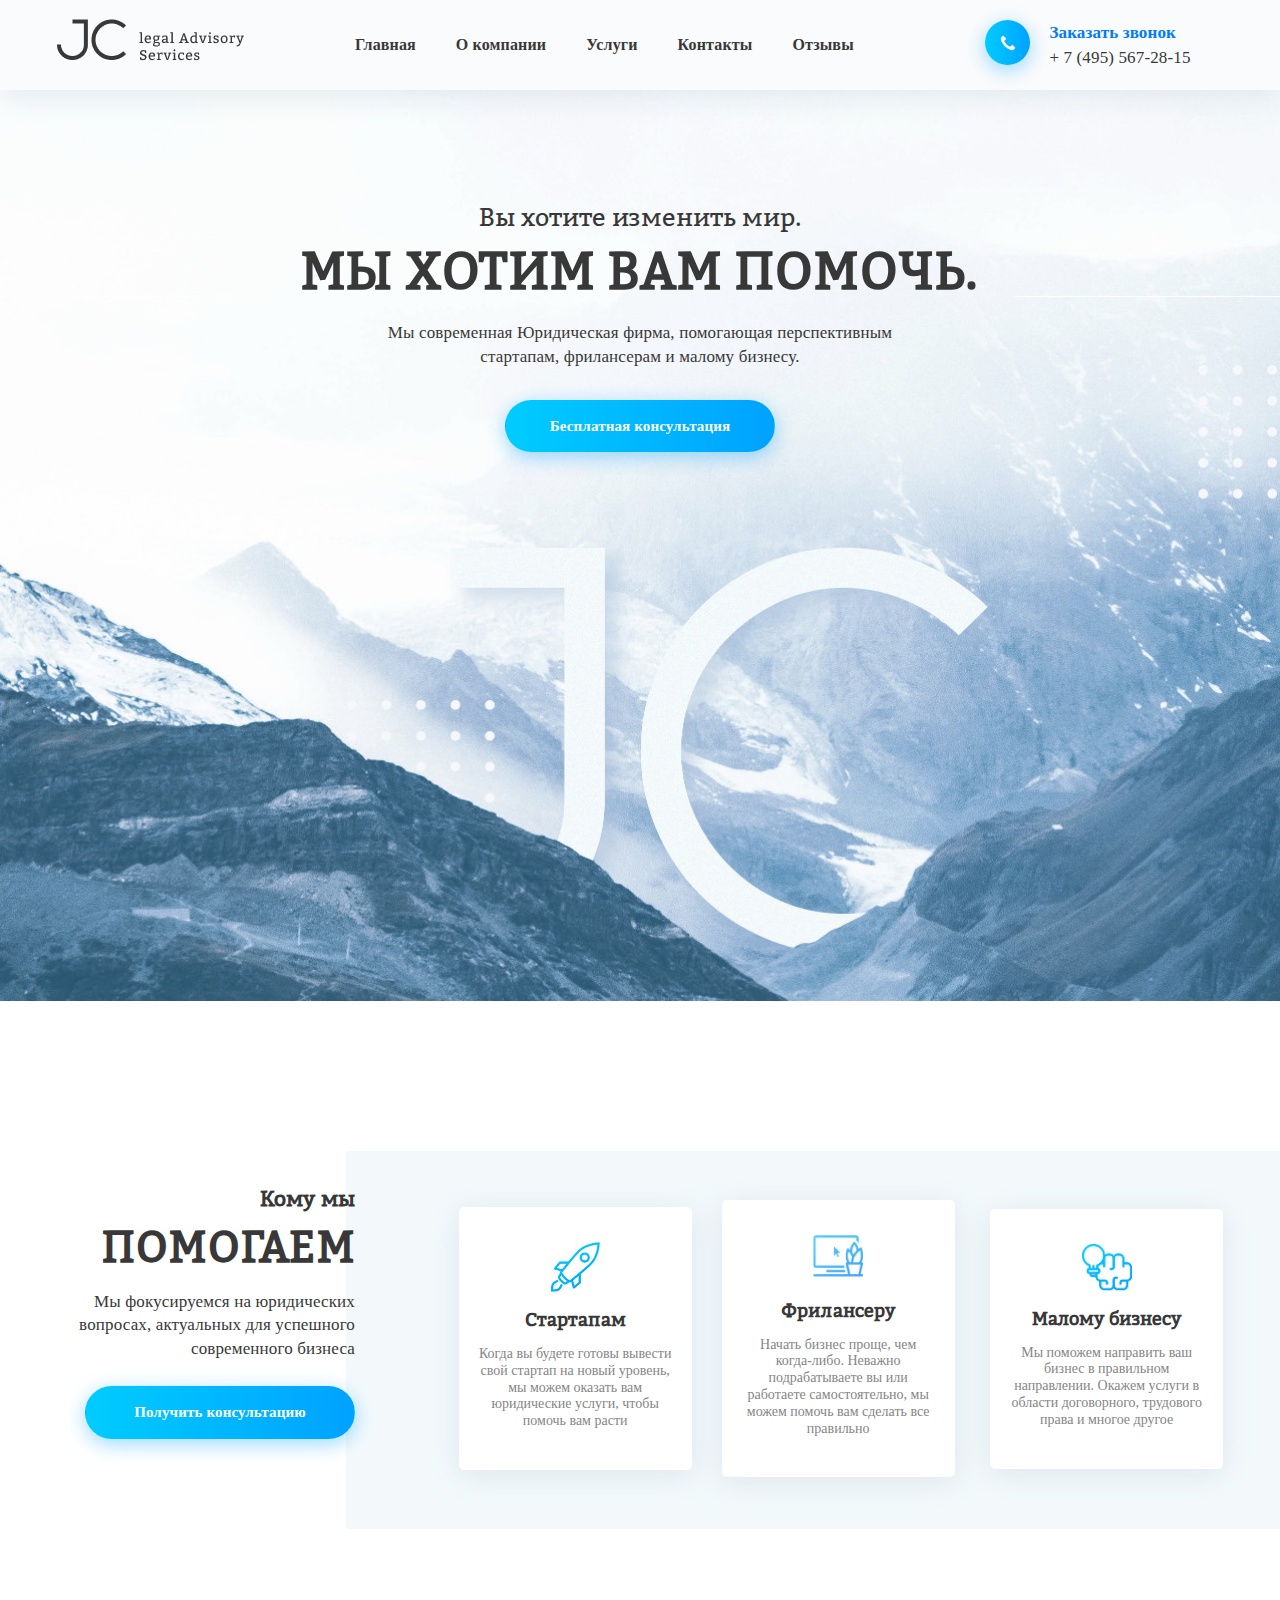
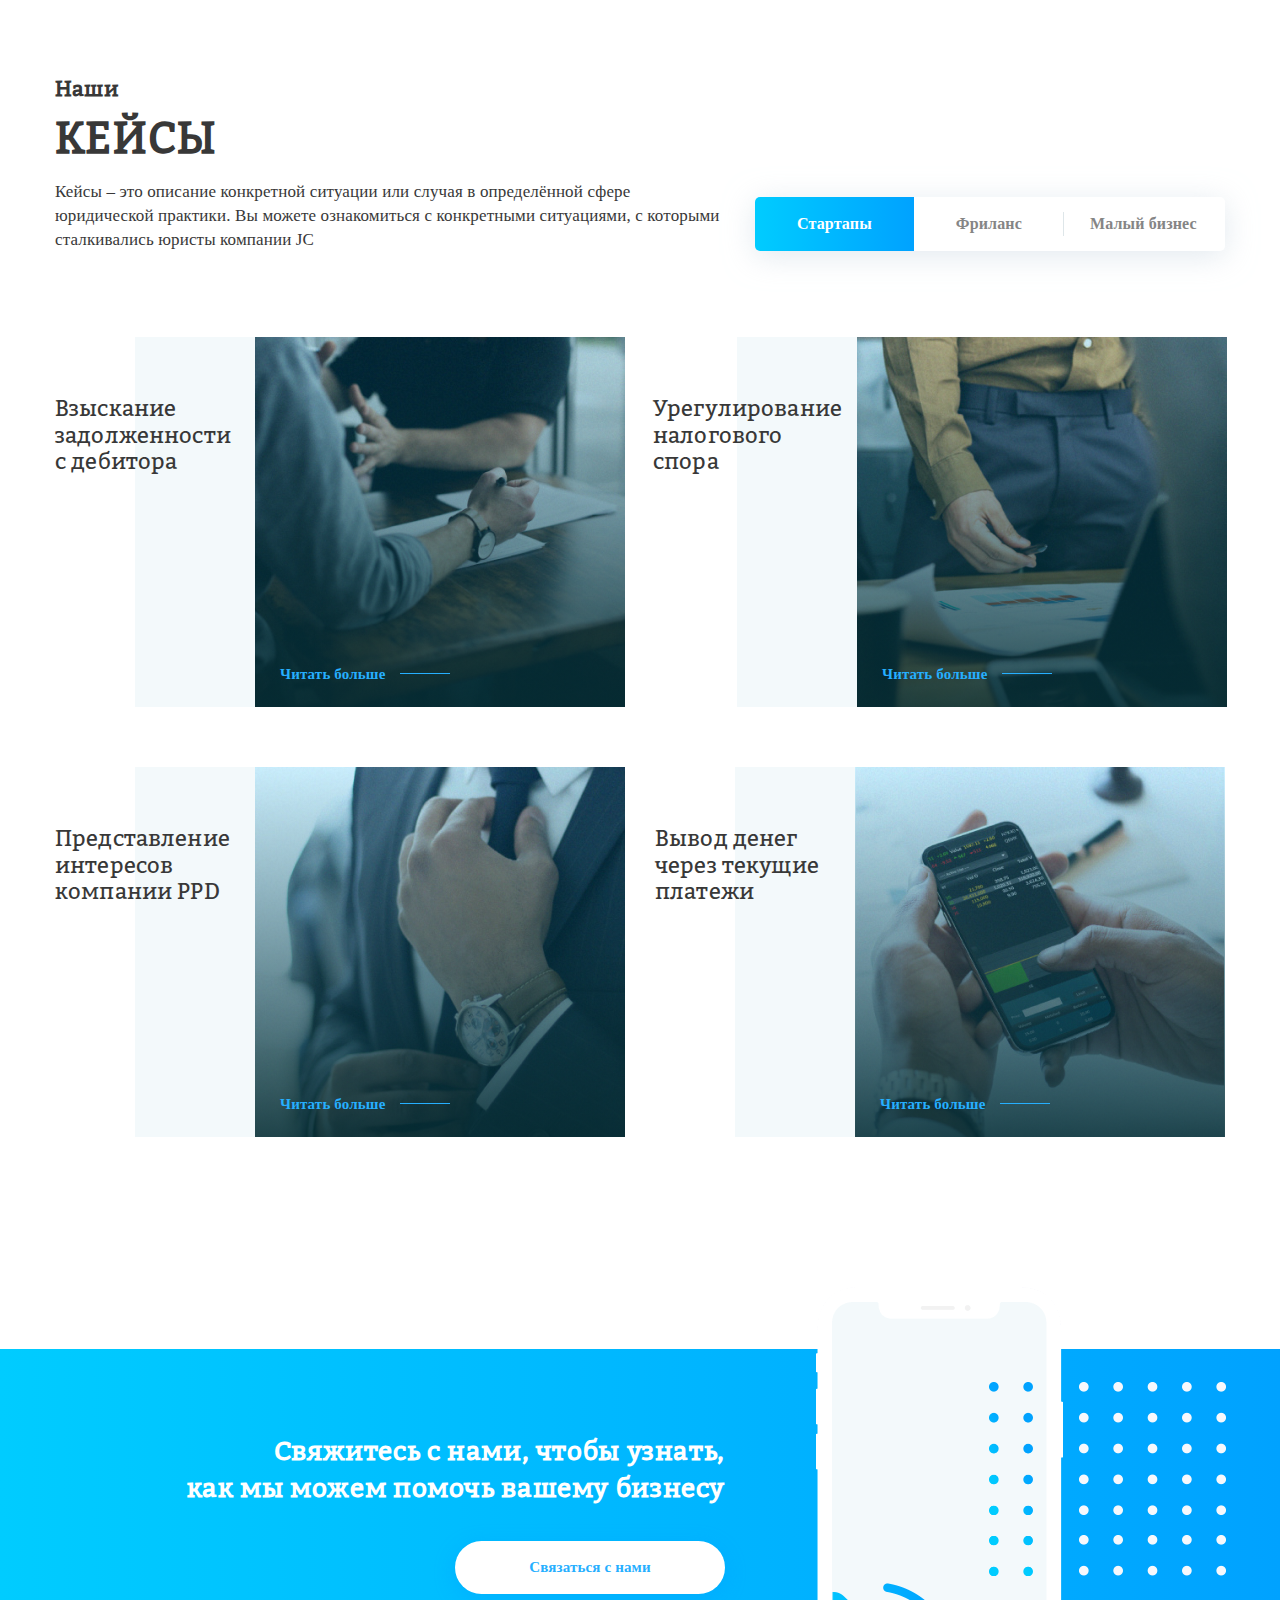
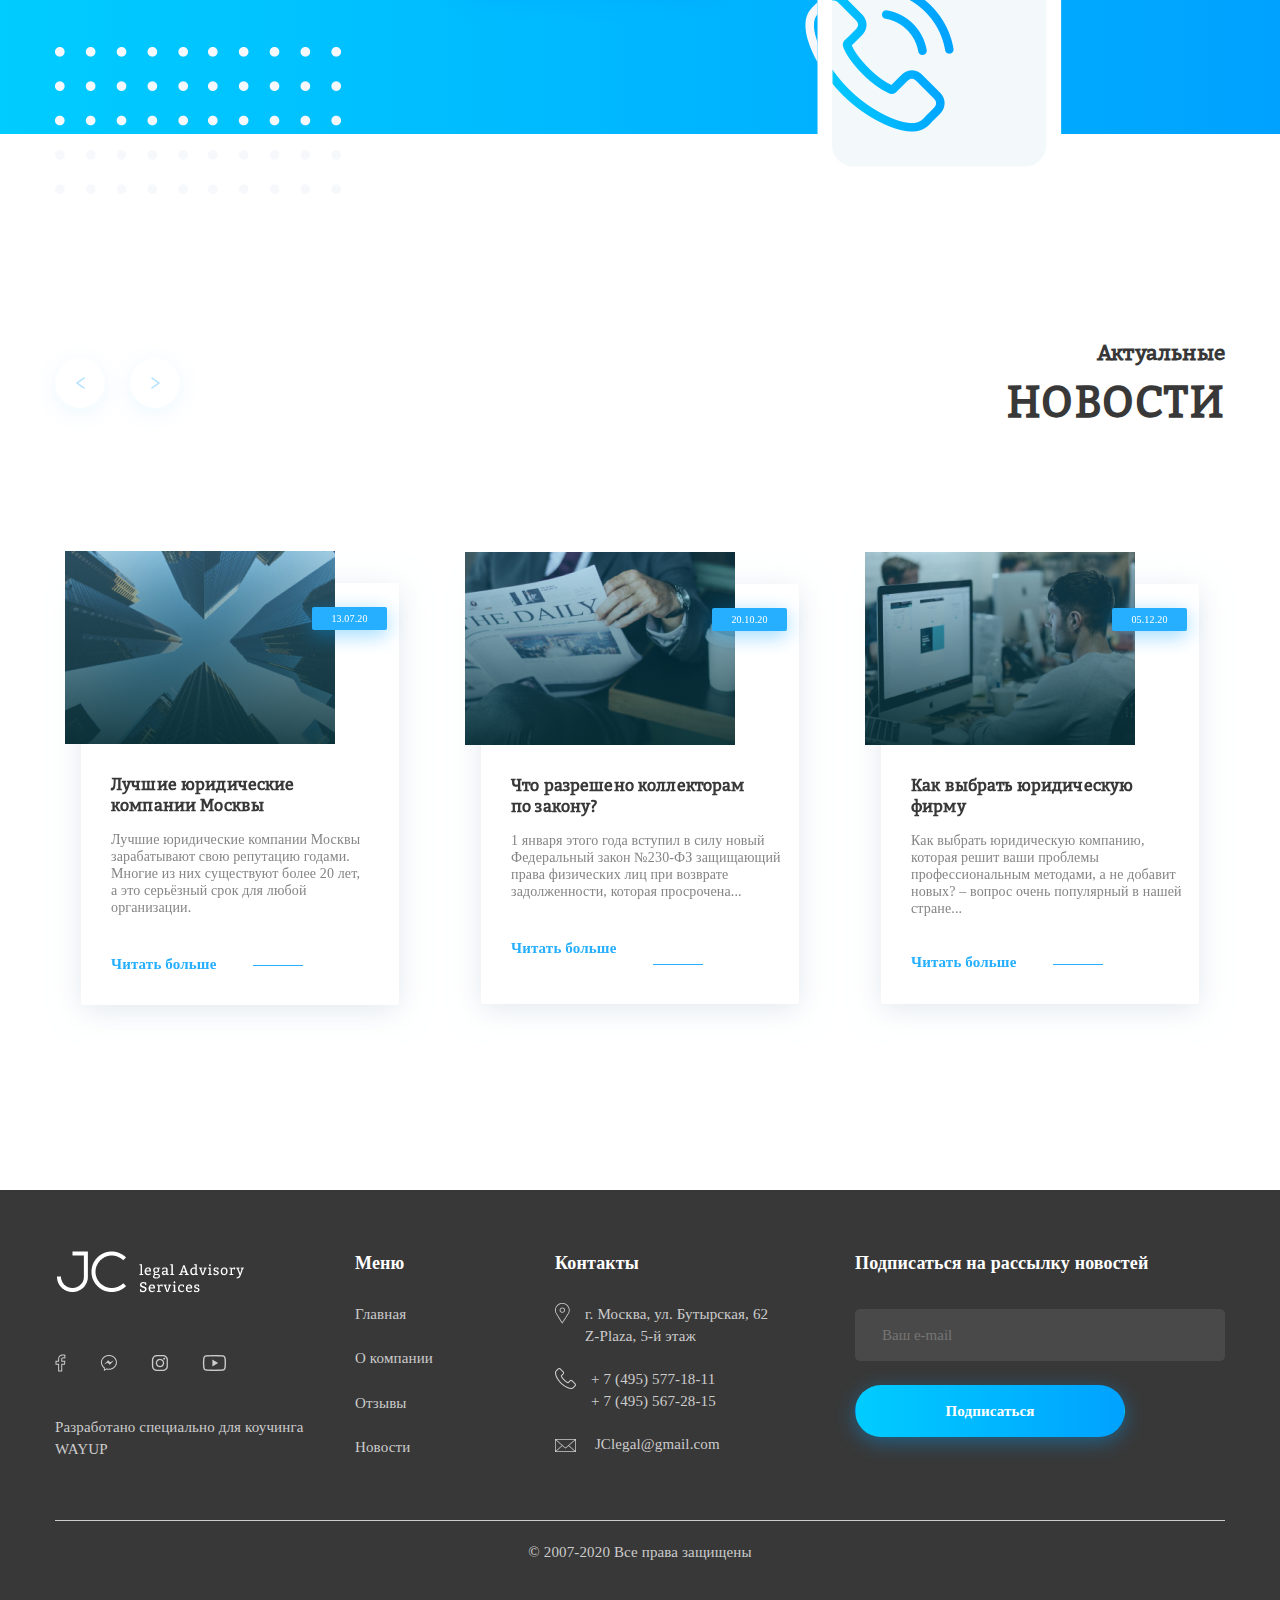
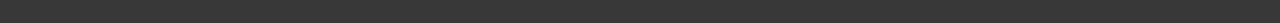
<file: index.html>
<!DOCTYPE html>
<html lang="ru">
<head>
    <meta charset="UTF-8">
    <meta name="viewport" content="width=device-width, initial-scale=1.0">
    <meta http-equiv="X-UA-Compatible" content="ie=edge">
    <title>Legal Advisory Services</title>
    <meta name="description" content="Мы современная Юридическая фирма, помогающая перспективным стартапам, фрилансерам и малому бизнесу.">
	<meta name="keywords" content="юристы Юридическая компания фирма стартап малый бизнес Фриланс фрилансерам бизнесу право защита ">
	<link rel="icon" href="img/JC.png" type="image/x-icon">
    <link rel="shortcut icon" href="img/JC.png" type="image/x-icon">
    <link rel="stylesheet" href="css/fonts.css">
    <link rel="stylesheet" href="css/bootstrap-reboot.min.css">
    <link rel="stylesheet" href="css/bootstrap.min.css">
    <link rel="stylesheet" href="css/swiper.min.css">
   <!-- <link rel="stylesheet" href="css/preloader.css">--> 
    <link rel="stylesheet" href="css/main.css">
</head>
<body>
    <!--<div id="page-preloader">
       
    </div>-->
    <div class="modal">
        <div class="modal__wrap">
            <button class="modal__close">
                X
            </button>
            <h2 class="modal__title">
                Отправьте заявку
            </h2>
            <p class="modal__text">
               И наши специалисты свяжутся с вами ближайшее время для оказания профессиональной помощи!
            </p>
            <form action="#" class="modal__form">
                <div class="form-field">
                  <label for="name">
                        Имя
                    </label>
                    <input type="text" class="modal__input" name="firstName" required>  
                </div>
                <div class="form-field">
                   <label for="tel">
                        Телефон
                    </label>
                    <input type="tel" class="modal__input" name="phoneNumber" required> 
                </div>
                <button type="submit" class="btn modal-btn" id="modal-submit">
                    Отправить
                </button>
            </form>
        </div>
    </div>
    <div class="menu-mobile"> <!--Мобильное меню -->
        <div class="mobile-wrap d-flex flex-column h-100">
            <div class="heading d-flex  justify-content-between">
                <a href="#" class="logo">
                    <img src="img/Логотипьменю.png" alt="Логотип компании">
                </a>
                <button class="close" id="close"> 
                    X
                </button>
            </div>
            <nav>
                <ul class="mobile-list">
                    <li class="mobile-list__item mobile-list__item_active" id="index">
                           Главная
                    </li>
                    <li class="mobile-list__item" id="company">
                            О компании
                    </li>
                    <li class="mobile-list__item">
                             Услуги
                    </li>
                    <li class="mobile-list__item">
                             Контакты
                    </li>
                    <li class="mobile-list__item">
                           Отзывы
                    </li>
                </ul> 
            </nav>
            <div class="phone d-flex phone-mobile mt-auto">
                <div class="phone__icon">
                    <a href="tel:+74955672815">
                        <img src="img/Vector.png" alt="Звонок">
                    </a>
                </div>
                <div class="phone__text">
                    <p class="phone__line">
                    <a href="tel:+74955672815">
                        Заказать звонок
                        </a> 
                    </p>                           
                    <a href="tel:+74955672815" class="phone">
                        + 7 (495) 567-28-15
                    </a>
                </div> 
            </div>
        </div>
    </div> <!--Мобильное меню -->
    <header class="header"> 
        <nav>
            <div class="container">
                 <div class="row align-items-center">
                    <div class="col-lg-3 col-auto">
                        <a href="#" class="logo">
                            <img src="img/logo.png" alt="Логотип компании">
                        </a>
                    </div>
                    <div class="col-lg-6 col-auto d-none d-lg-block">
                         <ul class="menu d-flex align-items-center">
                            <li class="menu__item">
                                  <a href="index.html" class="menu__link">
                                      Главная
                                  </a>
                            </li>
                             <li class="menu__item">
                                 <a href="company.html" class="menu__link">
                                     О компании
                                 </a>
                             </li>
                             <li class="menu__item">
                                 <a href="#" class="menu__link">
                                      Услуги
                                </a>
                               </li>
                              <li class="menu__item">
                                 <a href="#" class="menu__link">
                                     Контакты
                                  </a>
                             </li>
                             <li class="menu__item">
                                 <a href="#" class="menu__link">
                                     Отзывы 
                                 </a>
                             </li>
                        </ul>
                     </div>
                    <div class="col-lg-3 col-auto ml-md-auto d-none d-md-block">
                        <div class="phone d-flex justify-content-center">
                            <div class="phone__icon">
                                  <a href="tel:+74955672815">
                                    <img src="img/Vector.png" alt="Звонок">
                                 </a>
                            </div>
                            <div class="phone__text">
                                <p class="phone__line">
                                   <a href="tel:+74955672815">
                                       Заказать звонок
                                    </a> 
                                </p>                           
                                <a href="tel:+74955672815" class="phone">
                                    + 7 (495) 567-28-15
                                </a>
                           </div> 
                        </div>
                     </div> 
                     <div class="ml-auto ml-md-0  d-block d-lg-none col-auto">
                        <a href="#" class="burger">
                          <img src="img/burger.png" alt="">  
                        </a>
                     </div>
                </div>
            </div>
        </nav>
        <div class="container">
            <div class="offer text-center">    
                <h1 class="offer__title">
                    <span class="offer__headline">
                        Вы хотите изменить мир.
                    </span> 
                        Мы хотим вам помочь.
                </h1>
                <p class="offer__text">
                        Мы современная Юридическая фирма, помогающая перспективным стартапам, фрилансерам и малому бизнесу.
                </p>
                <a href="#" class="offer__btn btn" id="offer__btn">
                        Бесплатная консультация
                </a>
            </div>
        </div>
    </header>
    <section class="help" id="help">
        <div class="container">
            <div class="row">
                <div class=" col-lg-4 col-md-6 text-left text-lg-right  mr-lg-auto">
                    <div class="section-wrap">
                        <h2 class="section-title">
                            <span>Кому мы</span>
                            ПОМОГАЕМ
                        </h2>
                        <p class="section-text">
                                Мы фокусируемся на юридических вопросах, актуальных для успешного современного  бизнеса
                        </p>
                        <a href="#" class="help-btn btn d-none d-lg-inline-block">
                                Получить консультацию
                        </a>
                    </div>
                </div>
                <div class="col-lg-8">
                    <div class="row justify-content-center">
                        <div class="col-xl-4 col-md-6 d-flex  justify-content-center align-items-center ">
                            <div class="cards ml-md-auto">
                                <img src="img/rocket 1.png" alt="Изображение карточки" class="cards__icon ">
                                <h4 class="cards__title">
                                    Стартапам
                                </h4>
                                <p class="cards__text">
                                    Когда вы будете готовы вывести свой стартап на новый уровень, мы можем оказать вам юридические услуги, чтобы помочь&nbsp;вам&nbsp;расти
                                </p>
                            </div>
                        </div>
                        <div class="col-xl-4 col-md-6 d-flex  justify-content-center align-items-center ">
                            <div class="cards mr-md-auto">
                                <img src="img/image 5.png" alt="Изображение карточки" class="cards__icon cards__icon_freelance">
                                <h4 class="cards__title">
                                    Фрилансеру
                                </h4>
                                <p class="cards__text">
                                    Начать бизнес проще, чем когда-либо. Неважно подрабатываете вы или работаете самостоятельно, мы можем помочь вам сделать все правильно
                                </p>
                            </div>
                        </div>
                        <div class="col-xl-4 col-md-6 d-flex  justify-content-center align-items-center">
                            <div class="cards">
                                <img src="img/brain 1.png" alt="Изображение карточки" class="cards__icon">
                                <h4 class="cards__title">
                                    Малому бизнесу
                                </h4>
                                <p class="cards__text">
                                    Мы поможем направить ваш бизнес в правильном направлении. Окажем услуги в области договорного, трудового права и многое другое
                                </p>
                            </div>
                        </div>
                    </div>
                </div>
                <div class="col d-lg-none col d-flex justify-content-center">
                    <a href="#" class="help-btn btn  ">
                            Получить консультацию
                    </a>
                </div>
            </div>
        </div>
    </section>
    <section class="cases" id="cases">
        <div class="container ">
            <div class="row">
                <div class="col-xl-7 ">
                    <h2 class="section-title">
                        <span>Наши</span>
                        Кейсы
                    </h2>
                    <p class="section-text">
                            Кейсы – это описание конкретной ситуации или случая в определённой сфере юридической практики. Вы можете ознакомиться с конкретными ситуациями, с которыми  сталкивались юристы компании JC
                    </p>
                </div>
                <div class="col-xl-5 align-items-end d-flex ml-xl-auto">
                    <ul class="btn-list d-sm-flex">
                        <li class="btn-list__item active-tab">
                             Стартапы 
                        </li>
                        <li class="btn-list__item">
                            Фриланс
                        </li>
                        <li class="btn-list__item">
                            Малый&nbsp;бизнес
                        </li>
                    </ul>
                </div>
            </div>
            <div class="case-wrap">
                <div class="row">
                    <div class="col-lg-6 d-flex justify-content-center">
                        <div class="case">
                            <h3 class="case__title">
                                    Взыскание задолженности с дебитора
                            </h3>
                            <div class="case__item">
                                <img src="img/фото.jpg" alt="Изображение кейса" class="case__img ">
                                <div class="case__overlay">
                                    <a href="#" class="case__text link-more">
                                            Читать больше
                                    </a>
                                </div>
                            </div>
                        </div>
                    </div>
                    <div class="col-lg-6 d-flex justify-content-center">
                        <div class="case">
                                <h3 class="case__title">
                                        Урегулирование налогового спора
                                </h3>
                                <div class="case__item">
                                    <img src="img/фото2.jpg" alt="Изображение кейса" class="case__img ">
                                    <div class="case__overlay">
                                        <a href="#" class="case__text link-more">
                                                Читать больше
                                        </a>
                                </div>
                            </div>
                        </div>
                    </div>
                    <div class="col-lg-6 d-flex justify-content-center">
                            <div class="case">
                                <h3 class="case__title">
                                        Представление интересов компании PPD
                                </h3>
                                <div class="case__item">
                                    <img src="img/фото3.jpg" alt="Изображение кейса" class="case__img ">
                                    <div class="case__overlay">
                                        <a href="#" class="case__text link-more">
                                                Читать больше
                                        </a>
                                    </div>
                                </div>
                            </div>
                        </div>
                        <div class="col-lg-6 d-flex justify-content-center">
                            <div class="case">
                                 <h3 class="case__title">
                                        Вывод денег через текущие платежи
                                </h3>
                                <div class="case__item">
                                     <img src="img/фото4.jpg" alt="Изображение кейса" class="case__img">
                                        <div class="case__overlay">
                                            <a href="#" class="case__text link-more">
                                                    Читать больше
                                            </a>
                                        </div>
                                 </div>
                            </div>
                         </div>
                    </div>
            </div>
        </div>
    </section>
    <section class="connect" id="connect">
        <div class="container ">
            <div class="row">
                <div class="col-lg-7 text-lg-right text-center">
                    <h3 class="connect-title">
                            Свяжитесь с нами, чтобы узнать, <br class="d-none d-md-block">как мы можем помочь вашему бизнесу
                    </h3>
                    <a href="#" class="connect-btn btn">
                            Связаться с нами
                    </a>
                    <div class="dot d-none d-lg-block"></div>
                </div>
                <div class="col-lg-5 d-none d-lg-block ml-auto">
                    <img src="img/phone 1.png" alt="Изображние телефона" class="call">
                </div>
            </div>
        </div>
    </section>
    <section class="news" id="news">
        <div class="container">
            <div class="row">
                <div class=" d-flex  d-block order-last order-sm-first col-12 col-sm-auto ">
                    <div class="swiper-button-prev news-btn">
                            <img src="img/Vector 1.png" alt="">
                    </div>
                    <div class="swiper-button-next news-btn">
                            <img src="img/Vector 2.png" alt="">
                    </div>
                </div>
                <div class="col-auto ml-auto">
                    <h2 class="section-title text-right">
                        <span>
                             Актуальные
                        </span>
                        Новости
                    </h2>
                </div>
            </div>
            <div class="swiper-container">
                <div class="swiper-wrapper">
                        <div class="swiper-slide">
                            <div class="news-block d-flex flex-column ">
                                <div class="news-block__img ">
                                    <img src="img/image 4.jpg" alt="" class="img-fluid">
                                    <div class="news-block__overlay"></div>
                                </div>
                                <span class="news-block__date">
                                    13.07.20
                                </span>
                                <div class="news-block__wrap">
                                    <h5 class="news-block__title">
                                    Лучшие юридические компании Москвы
                                </h5>
                                <p class="news-block__text">
                                    Лучшие юридические компании Москвы зарабатывают свою&nbsp;репутацию годами. Многие из них существуют более 20 лет, а&nbsp;это&nbsp;серьёзный срок для любой организации.
                                </p>
                                <a href="#" class="news-block__link link-more mt-auto">
                                    Читать больше
                                </a>
                                </div>
                                
                            </div>
                        </div>
                        <div class="swiper-slide">
                            <div class="news-block d-flex flex-column">
                                <div class="news-block__img">
                                    <img src="img/image 2.jpg" alt="" class="img-fluid">
                                    <div class="news-block__overlay"></div>
                                </div>
                                <span class="news-block__date">
                                        20.10.20
                                </span>
                                <div class="news-block__wrap">
                                    <h5 class="news-block__title">
                                    Что разрешено коллекторам по закону?
                                </h5>
                                <p class="news-block__text">
                                    1 января этого года вступил в силу новый Федеральный закон №230-ФЗ защищающий права физических лиц при возврате задолженности, которая просрочена...
                                </p>
                                <a href="#" class="news-block__link link-more">
                                    Читать больше
                                </a>
                                </div>
                                
                            </div>
                        </div>
                        <div class="swiper-slide">
                            <div class="news-block d-flex flex-column">
                                <div class="news-block__img">
                                    <img src="img/image 3.jpg" alt="" class="img-fluid">
                                        <div class="news-block__overlay"></div>
                                        </div>
                                <span class="news-block__date">
                                    05.12.20
                                </span> 
                                <div class="news-block__wrap">
                                    <h5 class="news-block__title">
                                        Как выбрать юридическую фирму
                                    </h5>
                                    <p class="news-block__text">
                                        Как выбрать юридическую компанию, которая решит ваши проблемы профессиональным методами, а не добавит новых? – вопрос очень популярный в нашей стране...
                                    </p>
                                    <a href="#" class="news-block__link link-more d-flex align-items-center">
                                        Читать больше
                                    </a>
                                </div>
                         </div>
                 </div>
            </div>
        </div>
    </section>
    <footer class="footer" id="footer">
        <div class="container">
            <div class="row">
                <div class="col-lg-3">
                    <div class="foot-soc d-sm-flex d-lg-block justify-content-between">
                        <a href="#" class="logo">
                            <img src="img/Логотип футер.png" alt="Логотип компании">
                        </a>
                        <ul class="foot-list d-flex align-items-center">
                            <li class="foot-list__item">
                                <a href="https://ru-ru.facebook.com/" target="_blank" class="foot-list__link">
                                    <img src="img/facebook.png" alt="">
                                </a>
                            </li>
                            <li class="foot-list__item">
                                <a href="#" target="_blank" class="foot-list__link">
                                    <img src="img/Union.png" alt="">
                                </a>
                            </li>
                            <li class="foot-list__item">
                                <a href="https://www.instagram.com/accounts/login/?hl=ru" target="_blank" class="foot-list__link">
                                    <img src="img/inst.png" alt="">
                                </a>
                            </li>
                            <li class="foot-list__item">
                                <a href="https://www.youtube.com/" target="_blank" class="foot-list__link">
                                    <img src="img/youtube.png" alt="">
                                </a>
                            </li>
                        </ul> 
                        <p class="d-none d-lg-block">
                                Разработано специально для&nbsp;коучинга WAYUP
                        </p>
                    </div>     
                </div>
                <div class="col-lg-2 col-md-2 col-auto">
                    <nav>
                        <h5 class="foot-title">
                            Меню
                        </h5>
                        <ul class="foot-menu">
                            <li class="foot-menu__item">
                                <a href="index.html">
                                        Главная
                                </a>
                            </li>
                            <li class="foot-menu__item">
                                <a href="company.html">
                                        О компании
                                </a>
                            </li>
                              <li class="foot-menu__item">
                                  <a href="#">
                                        Отзывы
                                 </a>
                             </li>
                            <li class="foot-menu__item">
                                 <a href="#">
                                        Новости
                                 </a>
                            </li>
                        </ul>
                    </nav>
                </div>
                <div class="col-lg-3 col-md-4 offset-md-1 offset-lg-0 col-auto">
                    <div class="foot-wrap">
                       <h5 class="foot-title">
                            Контакты
                        </h5>
                        <ul class="foot-connect">
                            <li class="foot-connect__item d-flex align-items-start">
                                <img src="img/map.png" alt="" class="foot-connect__img">
                                <a href="" class="foot-connect__map">
                                        г. Москва, ул. Бутырская, 62
                                        Z-Plaza, 5-й этаж
                                </a>
                            </li>
                            <li class="foot-connect__item d-flex align-items-start">
                                 <img src="img/phone.png" alt="" class="foot-connect__img ">
                                 <div class="phones ">
                                    <a href="tel:+ 74955771811" class="foot-connect__phone">
                                        + 7 (495) 577-18-11
                                        
                                    </a>
                                    <a href="tel:+74955672815" class="foot-connect__phone">
                                      + 7 (495) 567-28-15
                                     </a>
                                 </div>
                            
                            </li class="foot-connect__item">
                             <li>
                                    <img src="img/mail.png" alt="" class="foot-connect__img">
                                     <a href="mailto:JClegal@gmail.com" class="foot-connect__mail">
                                        JClegal@gmail.com
                                    </a>
                            </li>
                        </ul> 
                    </div>
                </div>
                <div class="col-lg-4">
                    <form action="#" class="form">
                        <h5 class="foot-title">
                            Подписаться на рассылку новостей
                        </h5>
                        <input type="email" name="e-mail" placeholder="Ваш e-mail" class="form-input ">
                        <a href="#" class="foot-btn btn">
                            Подписаться
                        </a>
                    </form>
                </div>
                <div class="col d-lg-none text-center food-text">
                    Разработано специально для коучинга WAYUP
                </div>
                <div class="col-lg-12 text-center">
                    <div class="foot-law">
                       <p>
                            © 2007-2020 Все права защищены
                       </p>
                    </div>
                </div>
            </div>
        </div>
    </footer>
    <script src="js/jquery-3.4.1.min.js"></script>
	<script src="js/bootstrap.min.js"></script>
    <script src="js/jquery.validate.min.js"></script>
    <script src="js/swiper.min.js"></script>
	<script src="js/main.js"></script>
</body>
</html>
</file>
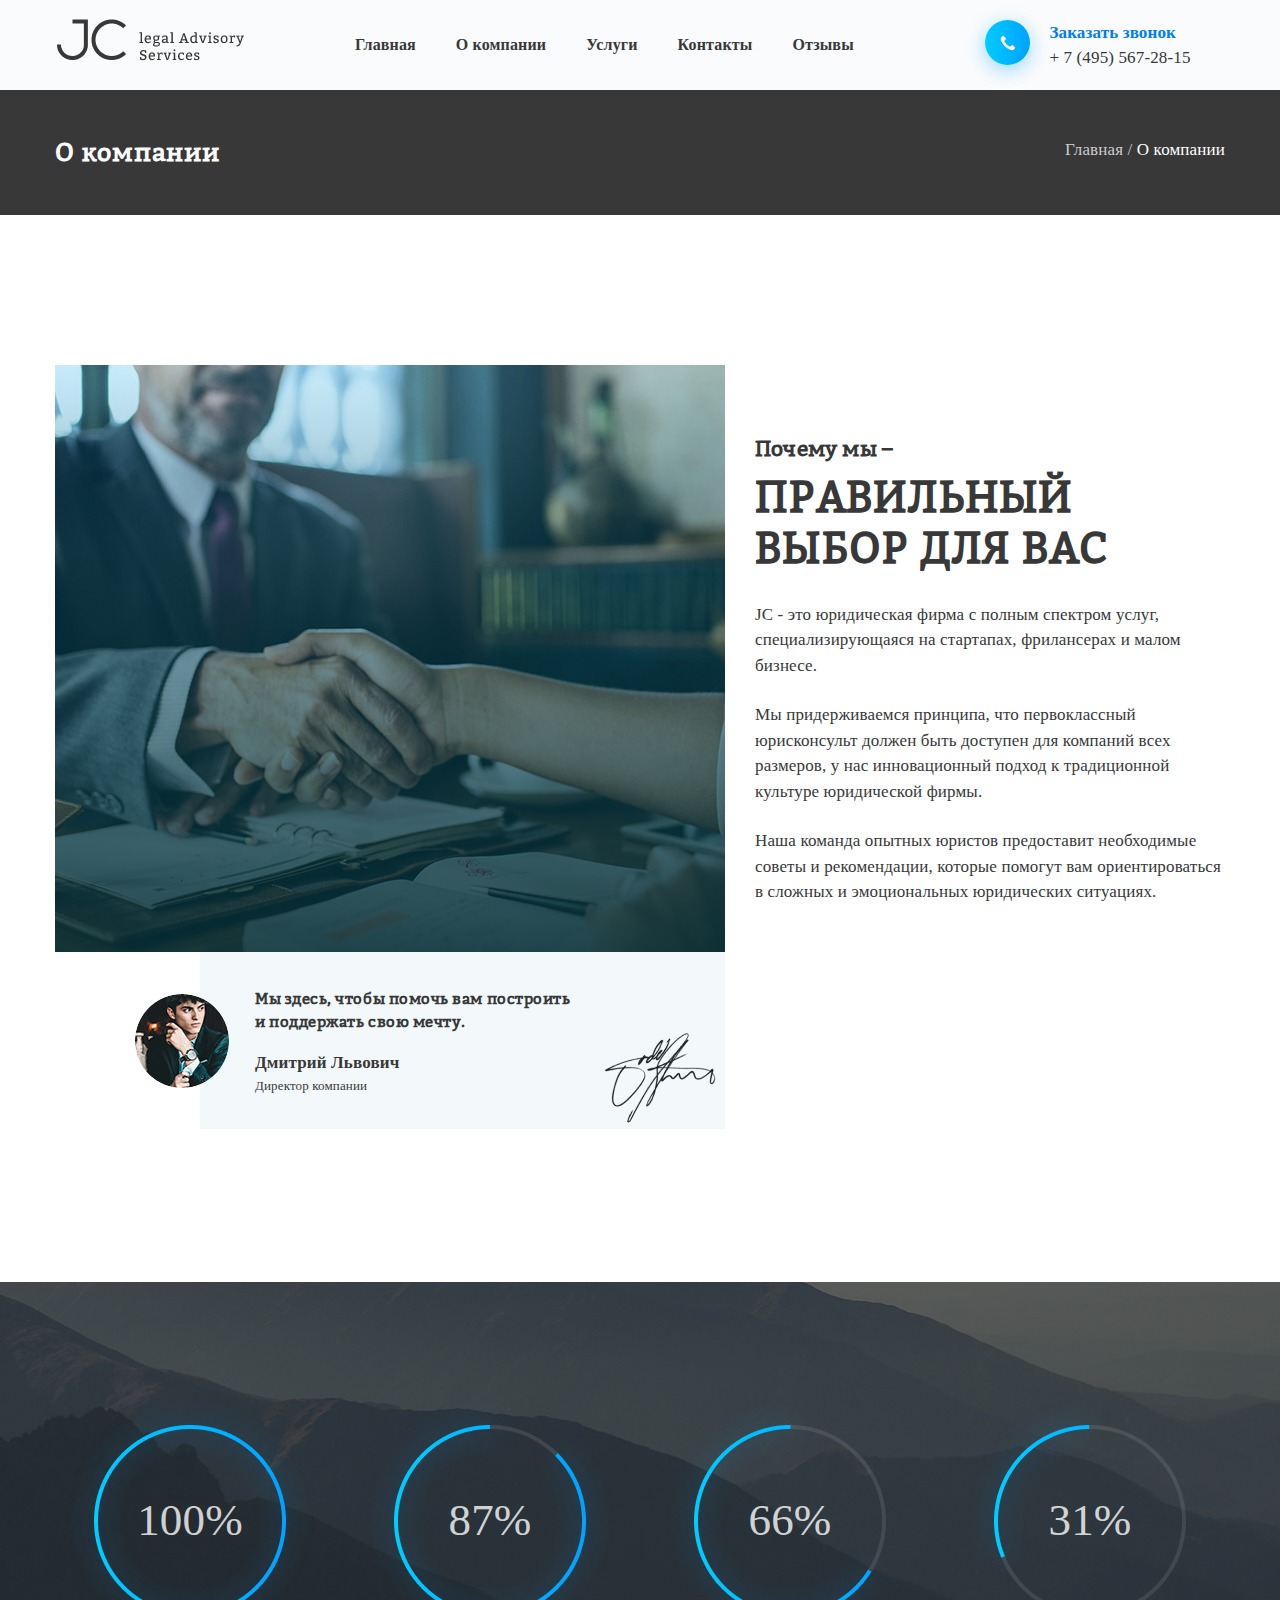
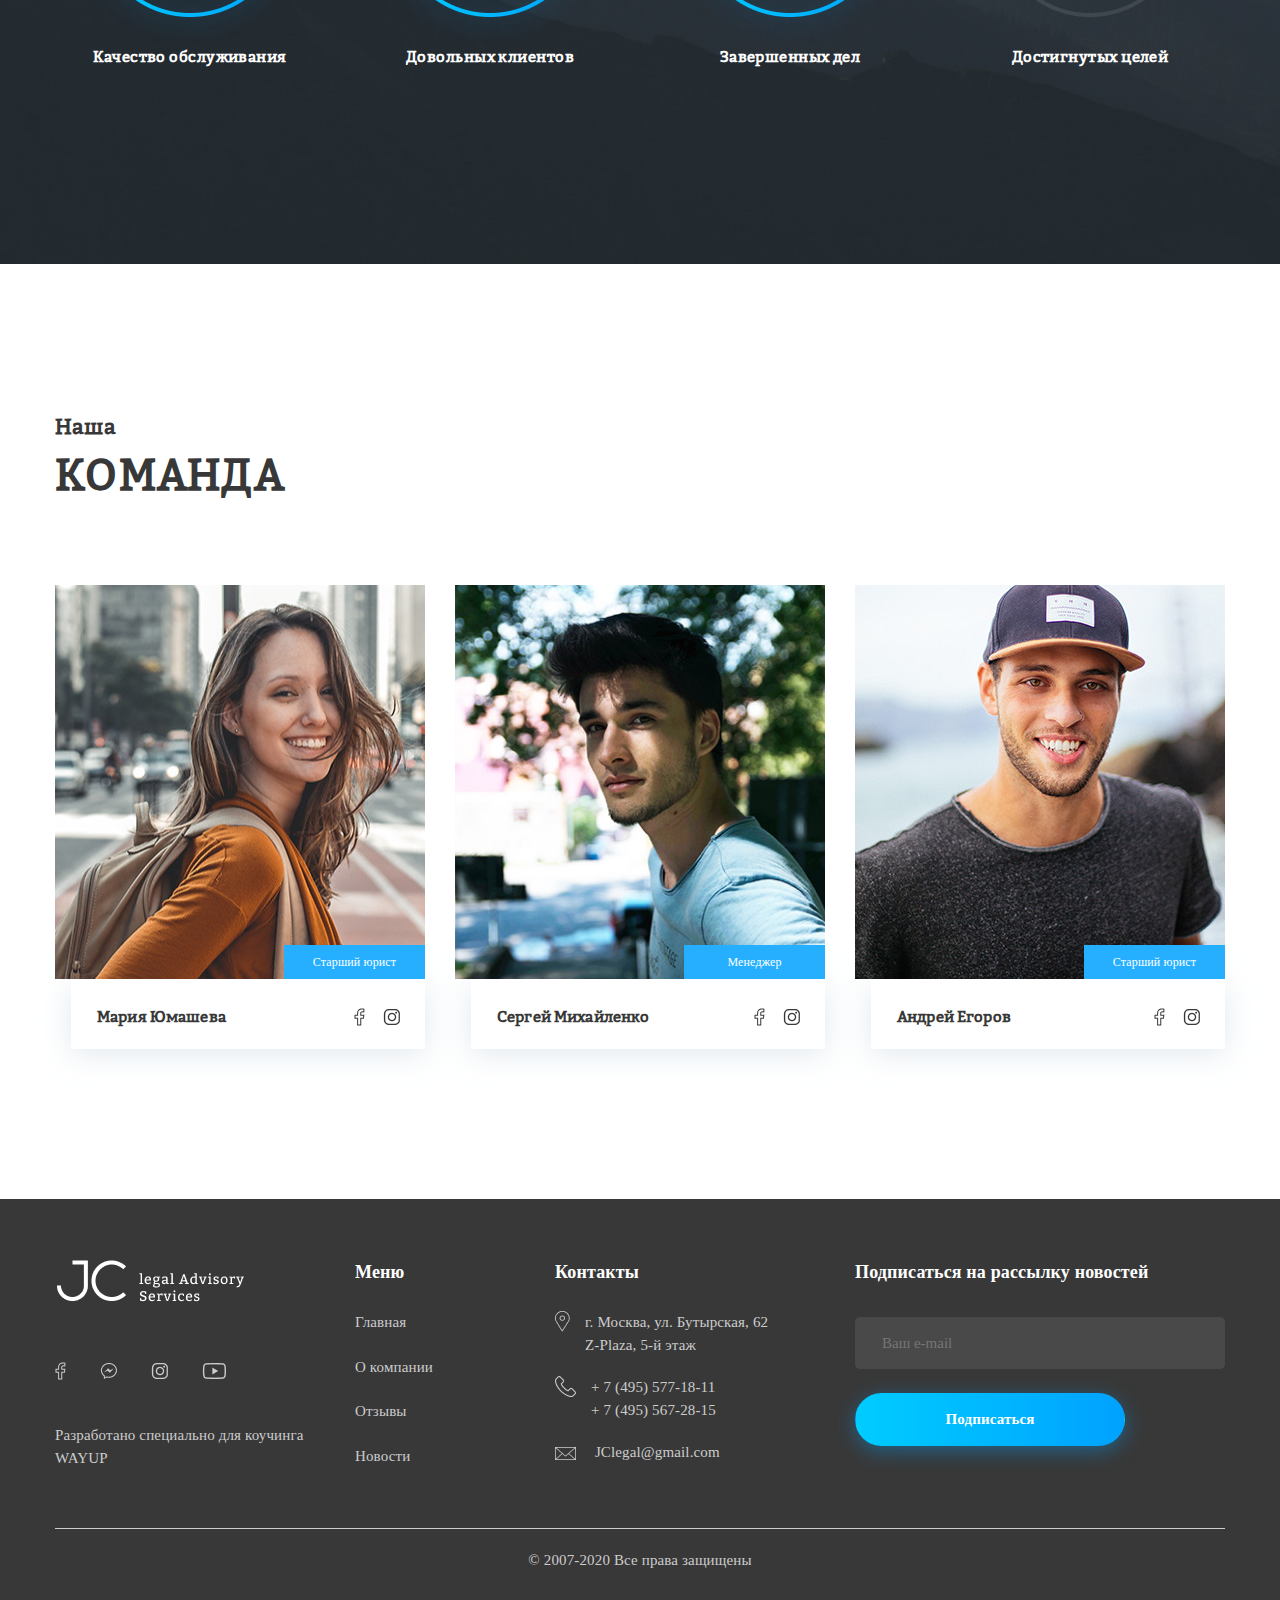
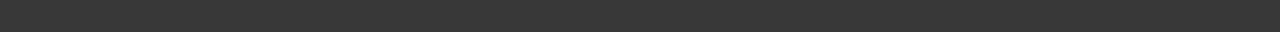
<file: company.html>
<!DOCTYPE html>
<html lang="ru">
<head>
    <meta charset="UTF-8">
    <meta name="viewport" content="width=device-width, initial-scale=1.0">
    <meta http-equiv="X-UA-Compatible" content="ie=edge">
    <title>О компании</title>
    <meta name="description" content="Мы современная Юридическая фирма, помогающая перспективным стартапам, фрилансерам и малому бизнесу.">
	<meta name="keywords" content="юристы Юридическая компания фирма стартап малый бизнес Фриланс фрилансерам бизнесу право защита ">
	<link rel="icon" href="img/JC.png" type="image/x-icon">
    <link rel="shortcut icon" href="img/JC.png" type="image/x-icon">
    <link rel="stylesheet" href="css/fonts.css">
    <link rel="stylesheet" href="css/bootstrap-reboot.min.css">
    <link rel="stylesheet" href="css/bootstrap.min.css">
    <link rel="stylesheet" href="css/main.css">
</head>
<body>
    <div class="modal">
        <div class="modal__wrap">
            <button class="modal__close">
                X
            </button>
            <h2 class="modal__title">
                Отправьте заявку
            </h2>
            <p class="modal__text">
               И наши специалисты свяжутся с вами ближайшее время для оказания профессиональной помощи!
            </p>
            <form action="#" class="modal__form">
                <div class="form-field">
                  <label for="name">
                        Имя
                    </label>
                    <input type="text" class="modal__input" name="firstName" required>  
                </div>
                <div class="form-field">
                   <label for="tel">
                        Телефон
                    </label>
                    <input type="tel" class="modal__input" name="phoneNumber" required> 
                </div>
                <button type="submit" class="btn modal-btn" id="modal-submit">
                    Отправить
                </button>
            </form>
        </div>
    </div>
    <div class="menu-mobile"> <!--Мобильное меню -->
        <div class="mobile-wrap d-flex flex-column h-100">
            <div class="heading d-flex  justify-content-between">
                <a href="#" class="logo">
                    <img src="img/Логотипьменю.png" alt="Логотип компании">
                </a>
                <button class="close" id="close"> 
                    X
                </button>
            </div>
            <nav>
                <ul class="mobile-list">
                    <li class="mobile-list__item mobile-list__item_active" id="index">
                           Главная
                    </li>
                    <li class="mobile-list__item" id="company">
                            О компании
                    </li>
                    <li class="mobile-list__item">
                             Услуги
                    </li>
                    <li class="mobile-list__item">
                             Контакты
                    </li>
                    <li class="mobile-list__item">
                           Отзывы
                    </li>
                </ul> 
            </nav>
            <div class="phone d-flex phone-mobile mt-auto">
                <div class="phone__icon">
                    <a href="tel:+74955672815">
                        <img src="img/Vector.png" alt="Звонок">
                    </a>
                </div>
                <div class="phone__text">
                    <p class="phone__line">
                    <a href="tel:+74955672815">
                        Заказать звонок
                        </a> 
                    </p>                           
                    <a href="tel:+74955672815" class="phone">
                        + 7 (495) 567-28-15
                    </a>
                </div> 
            </div>
        </div>
    </div> <!--Мобильное меню -->
    <header class="header header-innear">
        <nav class="navigation">
            <div class="container">
                 <div class="row align-items-center">
                    <div class="col-lg-3 col-auto">
                        <a href="#" class="logo">
                            <img src="img/logo.png" alt="Логотип компании">
                        </a>
                    </div>
                    <div class="col-lg-6 col-auto d-none d-lg-block">
                         <ul class="menu d-flex  align-items-center ">
                            <li class="menu__item">
                                  <a href="index.html" class="menu__link">
                                      Главная
                                  </a>
                            </li>
                             <li class="menu__item">
                                 <a href="company.html" class="menu__link">
                                     О компании
                                 </a>
                             </li>
                             <li class="menu__item">
                                 <a href="#" class="menu__link">
                                      Услуги
                                </a>
                               </li>
                              <li class="menu__item">
                                 <a href="#" class="menu__link">
                                     Контакты
                                  </a>
                             </li>
                             <li class="menu__item">
                                 <a href="#" class="menu__link">
                                     Отзывы 
                                 </a>
                             </li>
                        </ul>
                     </div>
                    <div class="col-lg-3 col-md-4 col-auto ml-md-auto d-none d-md-block">
                        <div class="phone d-flex justify-content-center">
                            <div class="phone__icon">
                                  <a href="tel:+74955672815">
                                    <img src="img/Vector.png" alt="Звонок">
                                 </a>
                            </div>
                            <div class="phone__text">
                                <p class="phone__line">
                                    <a href="tel:+74955672815">
                                        Заказать звонок
                                    </a> 
                                </p>                           
                                <a href="tel:+74955672815" class="phone">
                                    + 7 (495) 567-28-15
                                </a>
                           </div> 
                        </div>
                     </div> 
                     <!-- Появление кнопки меню и самого меню через js-->
                     <div class=" d-block d-lg-none ml-auto ml-md-0 col-auto ">
                        <a href="#" class="burger">
                            <img src="img/burger.png" alt="">
                        </a>
                     </div>
                </div>
            </div>
        </nav>
       <div class="head">
           <div class="container">
                <div class="row ">
                    <div class=" col-sm-auto">
                        <h1 class="head-title">
                              О компании
                         </h1>
                    </div>
                    <div class="col-sm-auto ml-auto">
                        <div class="head-line">
                            <p>
                               <a href="index.html" class="head-line-link">
                                 Главная /
                             </a>
                             О компании 
                            </p>
                        </div>
                    </div>
                </div>
            </div>
        </div>
    </header>
    <section class="choice">
        <div class="container">
            <div class="row">
                <div class="col-lg-7">
                    <div class="choice-item">
                        <img src="img/image 6.jpg" alt="" class="choice-img img-fluid">
                        <div class="choice-overlay"></div>
                    </div>
                </div>
                <div class="col-lg-5">
                        <div class="choice-article">
                            <h2 class="section-title">
                                <span>Почему мы –</span>
                                ПРАВИЛЬНЫЙ ВЫБОР ДЛЯ ВАС
                            </h2>
                            <div class="choice-text">
                               <p>
                                    JC - это юридическая фирма с полным спектром услуг, специализирующаяся на стартапах, фрилансерах и малом бизнесе.

                                </p>
                                <p>
                                    Мы придерживаемся принципа, что первоклассный юрисконсульт должен быть доступен для компаний всех размеров, у нас инновационный подход к традиционной культуре юридической фирмы.
                                </p>
                                <p>
                                   Наша команда опытных юристов предоставит необходимые советы и рекомендации, которые помогут вам ориентироваться в сложных и эмоциональных юридических ситуациях.
                                </p> 
                            </div>
                        </div>
                    </div>
                    <div class="col-lg-7">
                         <div class="choice-director d-flex align-items-center">
                            <img src="img/director 1.png" alt="" class="director-img">
                            <div class="choice-director__text">
                                <p>
                                        Мы здесь, чтобы помочь вам построить и поддержать свою мечту.
                                </p>
                                <p>
                                        Дмитрий Львович
                                        <span>Директор компании</span> 
                                </p>
                                <img src="img/signature 1.png" alt="" class="signature-img">
                            </div>
                        </div>
                    </div>
            </div>
        </div>
    </section>
    <section class="merits" id="merits">
        <div class="container">
            <div class="row">
                <div class="col-xl-3 col-sm-6">
                    <div class="prog ">
                        <div class="indicator">
                            <img src="img/Индикатор.png" alt="">
                            <span>
                                100%
                            </span>
                        </div>
                        <h5>
                            Качество обслуживания
                        </h5>
                    </div>
                </div>
                 <div class="col-xl-3 order-1 order-sm-0 col-sm-6">
                    <div class="prog">
                        <div class="indicator">
                            <img src="img/Индикатор1.png" alt="">
                            <span>
                                87%
                            </span>
                        </div>
                        <h5>
                            Довольных клиентов
                        </h5>
                    </div>
                </div>
                 <div class="col-xl-3 col-sm-6">
                    <div class="prog ">
                        <div class="indicator">
                            <img src="img/Индикатор2.png" alt="">
                            <span>
                                66%
                            </span>
                        </div>
                        <h5>
                           Завершенных дел 
                        </h5>
                    </div>
                </div>
                 <div class="col-xl-3 order-1 col-sm-6">
                    <div class="prog">
                        <div class="indicator">
                            <img src="img/Индикатор3.png" alt="">
                            <span>
                                31%
                            </span>
                        </div>
                        <h5>
                            Достигнутых целей
                        </h5>
                    </div>
                </div>
            </div>
        </div>
    </section>
    <section class="team" id="team">
        <div class="container">
            <div class="row">
                <div class="col">
                    <h2 class="section-title">
                        <span>Наша</span>
                        Команда
                    </h2>
                </div>
            </div>
            <div class="team-wrap">
               <div class="row justify-content-center">
                    <div class="col-xl-4 col-lg-6">
                        <div class="team-card">
                            <div class="team-card__wrapper">
                            <img src="img/pers2.jpg" alt=""> 
                            <p class="team-card__position">
                                    Старший юрист
                                </p>
                            </div>
                            <div class="team-card__wrap ml-auto justify-content-between">
                                <h5>
                                    Мария Юмашева
                                </h5> 
                                <div class="team-card__soc">
                                    <a href="https://ru-ru.facebook.com/" target="_blank">
                                        <img src="img/facebook2.png" alt="">
                                    </a>
                                    <a href="https://www.instagram.com/?hl=ru" target="_blank">
                                        <img src="img/inst2.png" alt="">
                                    </a>
                                </div>
                            </div>
                        </div>
                    </div>
                    <div class="col-xl-4 col-lg-6">
                        <div class="team-card">
                            <div class="team-card__wrapper">
                                <img src="img/pers3.jpg" alt="">
                                <p class="team-card__position">
                                Менеджер 
                                </p>
                            </div>
                            <div class="team-card__wrap ml-auto justify-content-between">
                                <h5>
                                    Сергей Михайленко
                                </h5>
                                <div class="team-card__soc">
                                    <a href="https://ru-ru.facebook.com/" target="_blank">
                                        <img src="img/facebook2.png" alt="">
                                    </a>
                                    <a href="https://www.instagram.com/?hl=ru" target="_blank">
                                        <img src="img/inst2.png" alt="">
                                    </a>
                                </div> 
                            </div>
                        </div>
                    </div>
                    <div class="col-xl-4 col-lg-6">
                        <div class="team-card">
                            <div class="team-card__wrapper">
                            <img src="img/pers1.jpg" alt="">
                            <p class="team-card__position">
                                Старший юрист 
                                </p> 
                            </div>
                            <div class="team-card__wrap ml-auto justify-content-between">
                                <h5>
                                    Андрей Егоров
                                </h5> 
                                <div class="team-card__soc">
                                    <a href="https://ru-ru.facebook.com/" target="_blank">
                                        <img src="img/facebook2.png" alt="">
                                    </a>
                                    <a href="https://www.instagram.com/?hl=ru" target="_blank">
                                        <img src="img/inst2.png" alt="">
                                    </a>
                                </div>
                            </div>
                        </div>
                    </div>
                </div> 
            </div>
        </div>
    </section>
    <footer class="footer" id="footer">
        <div class="container">
            <div class="row">
                <div class="col-lg-3">
                    <div class="foot-soc d-sm-flex d-lg-block justify-content-between">
                        <a href="#" class="logo">
                            <img src="img/Логотип футер.png" alt="Логотип компании">
                        </a>
                        <ul class="foot-list d-flex align-items-center">
                            <li class="foot-list__item">
                                <a href="https://ru-ru.facebook.com/" target="_blank" class="foot-list__link">
                                    <img src="img/facebook.png" alt="">
                                </a>
                            </li>
                            <li class="foot-list__item">
                                <a href="#" target="_blank" class="foot-list__link">
                                    <img src="img/Union.png" alt="">
                                </a>
                            </li>
                            <li class="foot-list__item">
                                <a href="https://www.instagram.com/accounts/login/?hl=ru" target="_blank" class="foot-list__link">
                                    <img src="img/inst.png" alt="">
                                </a>
                            </li>
                            <li class="foot-list__item">
                                <a href="https://www.youtube.com/" target="_blank" class="foot-list__link">
                                    <img src="img/youtube.png" alt="">
                                </a>
                            </li>
                        </ul> 
                        <p class="d-none d-lg-block">
                                Разработано специально для&nbsp;коучинга WAYUP
                        </p>
                    </div>     
                </div>
                <div class="col-lg-2 col-md-2 col-auto">
                    <nav>
                        <h5 class="foot-title">
                            Меню
                        </h5>
                        <ul class="foot-menu">
                            <li class="foot-menu__item">
                                <a href="index.html">
                                        Главная
                                </a>
                            </li>
                            <li class="foot-menu__item">
                                <a href="company.html">
                                        О компании
                                </a>
                            </li>
                              <li class="foot-menu__item">
                                  <a href="#">
                                        Отзывы
                                 </a>
                             </li>
                            <li class="foot-menu__item">
                                 <a href="#">
                                        Новости
                                 </a>
                            </li>
                        </ul>
                    </nav>
                </div>
                <div class="col-lg-3 col-md-4 offset-md-1 offset-lg-0 col-auto">
                    <div class="foot-wrap">
                       <h5 class="foot-title">
                            Контакты
                        </h5>
                        <ul class="foot-connect">
                            <li class="foot-connect__item d-flex align-items-start">
                                <img src="img/map.png" alt="" class="foot-connect__img">
                                <a href="" class="foot-connect__map">
                                        г. Москва, ул. Бутырская, 62
                                        Z-Plaza, 5-й этаж
                                </a>
                            </li>
                            <li class="foot-connect__item d-flex align-items-start">
                                 <img src="img/phone.png" alt="" class="foot-connect__img ">
                                 <div class="phones ">
                                    <a href="tel:+ 74955771811" class="foot-connect__phone">
                                        + 7 (495) 577-18-11
                                        
                                    </a>
                                    <a href="tel:+74955672815" class="foot-connect__phone">
                                      + 7 (495) 567-28-15
                                     </a>
                                 </div>
                            
                            </li class="foot-connect__item">
                             <li>
                                    <img src="img/mail.png" alt="" class="foot-connect__img">
                                     <a href="mailto:JClegal@gmail.com" class="foot-connect__mail">
                                        JClegal@gmail.com
                                    </a>
                            </li>
                        </ul> 
                    </div>
                </div>
                <div class="col-lg-4">
                    <form action="#" class="form">
                        <h5 class="foot-title">
                            Подписаться на рассылку новостей
                        </h5>
                        <input type="email" name="e-mail" placeholder="Ваш e-mail" class="form-input ">
                        <a href="#" class="foot-btn btn">
                            Подписаться
                        </a>
                    </form>
                </div>
                <div class="col d-lg-none text-center food-text">
                    Разработано специально для коучинга WAYUP
                </div>
                <div class="col-lg-12 text-center">
                    <div class="foot-law">
                       <p>
                            © 2007-2020 Все права защищены
                       </p>
                    </div>
                </div>
            </div>
        </div>
    </footer>
    <script src="js/jquery-3.4.1.min.js"></script>
	<script src="js/bootstrap.min.js"></script>
	<script src="js/jquery.validate.min.js"></script>
	<script src="js/main.js"></script>
</body>
</html>
</file>
<file: css/fonts.css>
@font-face {
   font-family: 'Bitter';
   src: url('../fonts/Bitter-Bold.eot');   
   src: url('../fonts/Bitter-Bold.eot?#iefix') format('embedded-opentype'),
      url('../fonts/Bitter-Bold.woff') format('woff'),
      url('../fonts/Bitter-Bold.ttf') format('truetype'),
      url('../fonts/Bitter-Bold.svg') format('svg');
      
   src: url('../fonts/Bitter-BoldItalic.eot');
   src: url('../fonts/Bitter-BoldItalic.eot?#iefix') format('embedded-opentype'),
      url('../fonts/Bitter-BoldItalic.woff') format('woff'),
      url('../fonts/Bitter-BoldItalic.ttf') format('truetype'),
      url('../fonts/Bitter-BoldItalic.svg') format('svg');
   src: url('../fonts/Bitter-Italic.eot');
   src: url('../fonts/Bitter-Italic.eot#iefix') format('embedded-opentype'),
      url('../fonts/Bitter-Italic.woff') format('woff'),
      url('../fonts/Bitter-Italic.ttf') format('truetype'),
      url('../fonts/Bitter-Italic.svg') format('svg');
   src: url('../fonts/Bitter-Regular.eot');
   src: url('../fonts/Bitter-Regular.eot#iefix') format('embedded-opentype'),
      url('../fonts/Bitter-Regular.woff') format('woff'),
      url('../fonts/Bitter-Regular.ttf') format('truetype'),
      url('../fonts/Bitter-Regular.svg') format('svg');
} 

@font-face {
   font-family: 'GeometricaSans';
   src: url('../fonts/GeometricaSans-Regular.eot');
   src: url('../fonts/GeometricaSans-Regular.eot#iefix') format('embedded-opentype'),
      url('../fonts/GeometricaSans-Regular.woff') format('woff'),
      url('../fonts/GeometricaSans-Regular.ttf') format('truetype'),
      url('../fonts/GeometricaSans-Regular.svg') format('svg');
}

@font-face {
   font-family: 'ProximaNova';
   src: url('../fonts/ProximaNova-Bold.eot');
   src: url('../fonts/ProximaNova-Bold.eot#iefix') format('embedded-opentype'),
      url('../fonts/ProximaNova-Bold.woff') format('woff'),
      url('../fonts/ProximaNova-Bold.ttf') format('truetype'),
      url('../fonts/ProximaNova-Bold.svg') format('svg');
   src: url('../fonts/ProximaNova-Light.eot');
   src: url('../fonts/ProximaNova-Light.eot#iefix') format('embedded-opentype'),
      url('../fonts/ProximaNova-Light.woff') format('woff'),
      url('../fonts/ProximaNova-Light.ttf') format('truetype'),
      url('../fonts/ProximaNova-Light.svg') format('svg');
   src: url('../fonts/ProximaNova-Regular.eot');
   src: url('../fonts/ProximaNova-Regular.eot#iefix') format('embedded-opentype'),
      url('../fonts/ProximaNova-Regular.woff') format('woff'),
      url('../fonts/ProximaNova-Regular.ttf') format('truetype'),
      url('../fonts/ProximaNova-Regular.svg') format('svg');
   src: url('../fonts/ProximaNova-Semibold.eot');
   src: url('../fonts/ProximaNova-Semibold.eot#iefix') format('embedded-opentype'),
      url('../fonts/ProximaNova-Semibold.woff') format('woff'),
      url('../fonts/ProximaNova-Semibold.ttf') format('truetype'),
      url('../fonts/ProximaNova-Semibold.svg') format('svg');
   src: url('../fonts/ProximaNovaT-Thin.eot');
   src: url('../fonts/ProximaNovaT-Thin.eot#iefix') format('embedded-opentype'),
      url('../fonts/ProximaNovaT-Thin.woff') format('woff'),
      url('../fonts/ProximaNovaT-Thin.ttf') format('truetype'),
      url('../fonts/ProximaNovaT-Thin.svg') format('svg');
}
</file>
<file: css/preloader.css>
#page-preloader {
    position: fixed;
    left: 0;
    top: 0;
    right: 0;
    bottom: 0;
    background: #fff;
    z-index: 100500;
}
</file>
<file: css/main.css>
/* ------ Спецификация ------ */

body {
    font-family: Proxima Nova;
    font-style: normal;
    font-weight: normal;
    font-size: 14px;
    color: #858585;
    letter-spacing: 0.01em;
    min-width: 320px;
}

div, p, form, input, a, span, button {
	box-sizing: border-box;
}

p {
	margin: 0;   
}

ul, li {
	display: block;
	padding: 0;
	margin: 0;
}

h1, h2, h3, h4, h5, h6 {
    color: #383838;
    font-family: Bitter;
    font-weight: bold;
}

.section-title {
    letter-spacing: 0.03em;
    font-size: 42px;
    margin-bottom: 18px;
    text-transform: uppercase;
}

.section-title span {
    font-size: 21px;
    font-style: normal;
    text-transform: none;
    margin-bottom:10px;
    display: block;
    letter-spacing: 0.01em;
}

.section-text {
    font-size: 17px;
    line-height: 140%;
    color: #383838;
}

a, a:hover, a:active {
	text-decoration: none;
}

a, button, input, .case__overlay, .news-block__overlay, .phone__icon:hover {
	transition: all 0.5s ease;
}

input, input:hover, input:focus, input:active,
button, button:hover, button:focus, button:active

 {
	outline: none;
}

.btn {
    font-size: 15px;
    background: linear-gradient(90deg, #00CCFF 0%, #00A2FF 100%);
    box-shadow: 0px 5px 20px rgba(0, 163, 255, 0.4);
    border-radius: 30px;
    font-weight: bold;
    color: #FFFFFF;
    padding: 14px 10px;
    width: 270px;
}

.btn:hover {
    box-shadow: 0px 5px 7px rgba(0, 163, 255, 0.4); 
}

.btn:active {
    box-shadow: none;
}


/* ------ Мобильное меню ------ */

.menu-mobile {
    height: 100vh;
    position: fixed;
    top: 0;
  right: 0;
    width: 100%;
    display: none;
    z-index:3;
    background: rgba(0, 0, 0, 0.3);
}

.mobile-wrap {
    position: absolute;
    right: 0;
    top: 0;
   background: #fff;
   padding: 40px 0;
   width: 281px; 
   
}

.heading {
    padding-left: 20px;
    padding-right: 30px;
}

.close {
    color: #858585;
    font-weight: 600;
    font-size: 26px;
}

.mobile-list {
    padding-top: 58px;
}


.mobile-list__item {
     padding: 15px 0 15px 20px;
     position: relative;
     font-weight: 600;
    font-size: 16px;
    line-height: 150%;
     color: #858585;
}



.mobile-list__item:hover {
    color: #00A2FF;
}

.mobile-list__item:not(:last-child):after {
    content: '';
    display: block;
    height: 1px;
    background: #DEE6E9;
    width: 75px;
    position: absolute;
   bottom: 0;
   
}

.mobile-list__item_active  {
    background: linear-gradient(90deg, #00CCFF 0%, #00A2FF 100%);
    color: #fff;

}
    
li.mobile-list__item_active:hover {
    color: #fff;
}

.phone-mobile {
    margin-left: 20px;
}

li.mobile-list__item_active:after {
    opacity: 0;
}

/* ------ Первый экран ------ */

.header {
    padding-bottom: 549px;
    background: url(../img/image\ 1.jpg) no-repeat top/ cover;
}

.header nav {
    padding:15px 0;
    background: #FAFBFC;  
    box-shadow: 0px 5px 30px rgba(206, 218, 228, 0.6);
    margin-bottom: 112px;
    z-index: 2;
}

.active-head {
	position: fixed;
    width: 100%;
    z-index: 1;
    margin-bottom: 0;
}

.menu {
    margin-left: -20px;
}

.menu__link {
    font-size: 16px;
    color: #383838;
    font-weight: 600;
    padding:  0 20px 34px;
}

.menu li:last-child a {
	padding-right: 0;
}

.menu a:hover {
    border-bottom: 1px solid #26AFFF;
}

.phone {
    font-size: 17px;
    color: #383838;
    padding-right: 2px;
}

.phone__icon {
    margin-right: 19px;
    color: #fff;
    width: 45px;
    height: 45px;
    border-radius: 50%;
    background: linear-gradient(90deg, #00CCFF 0%, #00A2FF 100%);
    box-shadow: 0px 5px 20px rgba(0, 163, 255, 0.4);
    display: flex;
    justify-content: center;
    align-items: center;
}


.phone__icon:hover {
    color: #fff;
    background: #000;
}

.phone__line {
    font-weight: bold;
    color: #26AFFF;
    font-size: 17px;
}

.offer {
    
    color: #383838;
}

.offer__title{
    letter-spacing: 0.028em;
    font-size: 50px;
    text-transform: uppercase;
}

.offer__headline { 
    margin-bottom:8px ;
    font-family: Bitter;
    font-style: normal;
    font-weight: normal;
    font-size: 25px;
    text-transform: none;
    display: block;
    letter-spacing: 0;
}

.offer__text {
    font-size: 17px;
    line-height: 140%;
    max-width: 570px;
    margin: 21px auto 31px;
}




/* ------ Второй экран ------ */

.help {
    padding-top: 185px;
    position: relative;
    padding-bottom: 177px;
}

.help:before {
    background: #F3F9FB;
    content: '';
    position: absolute;
    width:73%;
    height: 378px;
    right: 0;
    top: 150px;
}


.help-btn {
    margin-top:25px ;
  
    /*position: absolute;
    bottom: 0;
    left: 50%;
    transform: translateX(50%);*/
}

.section-wrap {
    max-width: 300px;
}

.cards {
    text-align: center;
    padding:35px 20px 40px;
    background: #FFFFFF;
    box-shadow: 0px 5px 30px rgba(206, 218, 228, 0.6);
    border-radius: 5px;
    max-width: 233px;
    margin-top: 14px;
}



.cards__icon{
    margin-bottom: 17px;
}

.cards__icon_freelance {
    margin-bottom: 23px;
}

.cards__title {
    font-weight: bold;
    font-size: 18px;
    margin-bottom: 15px;
}

.cards__text {
    line-height: 120%;
    margin: 0 auto;
    letter-spacing: 0;
    max-width: 223px;
}

/* ------ Третий экран ------ */

.cases {
    padding-bottom: 152px;
    padding-top: 22px;
}


.btn-list {
    box-shadow: 0px 5px 30px rgba(206, 218, 228, 0.6);
    border-radius: 5px;
    background: #FFFFFF;
    overflow: hidden;
    max-width: 470px;
    width: 100%;
}

.btn-list__item{
    font-weight: 600;
    font-size: 16px;
    color: #858585;
   padding: 15px 42px;
   position: relative;
   /*border-right: 1px solid #DEE6E9;;*/
}

.btn-list__item:not(:last-child):after {
    content: '';
    display: block;
    background: #DEE6E9 ;
    width: 1px;
    height: 24px;
    position: absolute;
    top: 15px;
    right: 0;
}

.btn-list__item:last-child {
    padding: 15px 26px;
}

.btn-list__item:hover {
    color: #00A2FF;
}

.active-tab {
    color: #FFFFFF;
    background: linear-gradient(90deg, #00CCFF 0%, #00A2FF 100%);
}

li.active-tab:hover {
    color: #fff;
}

li.btn-list__item.active-tab:after {
    opacity: 0;
}

.case-wrap {
    margin-top: 86px;
}

.case {
    display: flex;
    margin-bottom: 60px;
   position: relative;
}


.case__item {
    position: relative;
   
}

.case__item:before {
    position: absolute;
    content: '';
    background: #F3F9FB;
    width: 290px;
    height: 100%;
    left: -120px;
    z-index: -1;
}

.case__title {
    position: relative;
    font-weight: normal;
    font-size: 22px;
    margin-right: 15px;
    max-width: 192px;
    margin-top:58px ;
   
}



.case__img {
    display: block;
    width: 370px;
    height: 370px;
    object-fit: cover;
}

.case__overlay {
    position: absolute;
    background: linear-gradient(1.19deg, #062B31 -15.8%, rgba(6, 43, 49, 0) 99.03%), rgba(0, 181, 255, 0.2);
    top: 0;
    left: 0;
    width: 100%;
    height: 100%;
    display: flex;
}

.link-more {
    color: #26AFFF;
    font-weight: 600;
    font-size: 15px;
    margin-top: auto;
    line-height: 15px;
}

.case__text {
    position: relative;
    margin: auto 0 25px 25px;
}

.case__text:after {
    left: 120px;
    bottom: 8px;
}

.link-more:after {
    position: absolute;
    content: '';
    width: 50px;
    height: 1px;
    background: #26AFFF;  
}

/* ------ Четвертый экран ------ */

.connect {
    position: relative;
    height: 385px;
    background: linear-gradient(90deg, #00CCFF 0%, #00A2FF 100%);
}


.connect-title {
    color: #fff;
    font-size: 26px;
    line-height: 140%;
    margin-bottom: 35px;
    margin-top: 84px;
    letter-spacing: 0.024em;
}

.connect-btn {
    background: #fff;
    color: #26AFFF;
}

.call{
    position: absolute;
   top:-62px;
   width: 421px;
   height: 495px;
   margin-left: 50px;
}

.dot {
    margin-top: 53px;
    background: url(../img/decor\ 1.png) no-repeat;
    width: 286px;
    height: 174px;
}

/* ------ Пятый экран ------ */

.news {
    padding-top: 206px;
    padding-bottom:146px ;
}


.swiper-container {
    margin-top: 100px;
    margin-left: -15px;
    margin-right: -15px;
    width: unset;
    height:500px;
}

.swiper-slide {
    padding: 0 15px;
    display: flex;
    justify-content: center;
    align-items: center;

}

.swiper-button-next, .swiper-button-prev {
    position: static;
    z-index: 0;
}

.swiper-button-next:after, .swiper-button-prev:after {
    display: none;
}

.news-btn {
    margin-top: 18px;
    margin-right: 25px;
    border-radius: 50%;
    width: 50px;
    height: 50px;
    display: flex;
    outline: none;
    align-items: center;
    justify-content: center;
    background: #FFFFFF;
    box-shadow: 0px 5px 20px rgba(0, 163, 255, 0.2);
}

.news-btn:hover {
    box-shadow: 0px 5px 20px rgba(0, 163, 255, 0.4);
}

.news-btn:last-child  {
    margin-right: 0;    
}

.news-block {
    min-height: 420px;
    padding: 24px 12px 30px 30px;
    position: relative;
    max-width: 354px;
    border-radius: 2px;
    background: #FFFFFF;
    box-shadow: 0px 5px 30px rgba(206, 218, 228, 0.6);
}


.news-block__title {
    margin-bottom: 15px;
    font-size: 16px;
    line-height: 130%;
    max-width: 254px;
}

.news-block__img {
    position: absolute;
    max-width:270px ;
    height: 193px;
    left: -16px;
    top: -32px;
}

.news-block  img {
    display: block;
    object-fit: cover;
    width: 100%;
    height: 100%;
}

.news-block__overlay {
    position: absolute;
    background: linear-gradient(0.85deg, #062B31 -15.8%, rgba(6, 43, 49, 0) 99.03%), rgba(0, 181, 255, 0.2);
    top: 0;
    left: 0;
    width: 100%;
    height: 100%;
    
}



.news-block__text {
    line-height: 17px;
    max-width: 276px;

    margin-bottom: 38px;
}

.news-block__link:after {
    left: 172px;
    bottom: 39px;
}

.news-block__date {
    position: relative;
    display: block;
    line-height: 130%;
    width: 75px;
    background: #26AFFF; 
    box-shadow: 0px 5px 20px rgba(0, 163, 255, 0.4);
    border-radius: 2px;
    padding: 5px 0;
    margin-bottom: 144px;
    margin-left: auto;
    color: #FFFFFF;
    font-size: 10px;
    text-align: center;
}

/* ------ Футер ------ */

.footer {
    padding-top: 57px;
    background: #383838;
    font-size: 15px;
    color: #CCCCCC;
    line-height: 150%;
    padding-bottom:60px ;
    overflow: hidden;
}

.foot-menu a:hover, .foot-connect a:hover {
    color: #00CCFF;
}


.foot-list {
    margin: 43px 0;
}

.foot-list__link {
    margin-right:34px ;
}

.foot-list li:last-child a {
    margin-right: 0;
}

.foot-title {
    font-size: 18px;
    color: #FFFFFF;
    font-weight: bold;
    font-family: Proxima Nova;
    margin-bottom: 28px;
    padding-top: 6px;
}

.foot-menu a {
    color: #CCCCCC;
}

.foot-menu__item {
    margin-bottom: 22px;
}

.phones {
    max-width: 129px;
}

.foot-connect__item {
    margin-bottom: 20px;
}

.foot-connect__img {
    margin-right:15px ;
}

.foot-connect__map {
    display: block;
    max-width: 198px;
}

.foot-connect a {
    color: #CCCCCC;
}

.form-input {
    font-family: Proxima Nova;
    font-style: normal;
    font-weight: normal;
    font-size: 15px;
    line-height: 100%;
    color: #CCCCCC;
    background: #494949;
    border-radius: 5px;
    border: none;
    padding: 18px 10px 17px 27px;
    margin: 6px 0 24px;
   width:100%;
}

.foot-btn {
    padding: 14px 88px;
    /*margin-left: 18px;*/
}

.foot-law {
    margin-top: 39px;
    padding-top:20px ;
    border-top:1px solid #CCCCCC;
}

/* Модалка*/

.modal__wrap {
    width: 600px;
    height: 520px;
    background: #fff;
    padding: 83px 70px;
    border-radius: 5px;
    position: fixed;
    margin-left: -300px;
    top: 20%;
    left: 50%;
    z-index: 99999;
    opacity: 1;	
}


.modal__close {
    color: #858585;
    font-weight: 600;
    font-size: 26px;
    position: absolute;
    top:9px;
    right: 15px;
    border: none;
    background: none;
}

.modal__close:hover {
    color: black;
}

.modal__title {
    font-size: 26px;
    margin-bottom: 15px;
}

.modal__text {
    color: #858585;
    font-size: 16px;
    line-height: 130%;
    margin-bottom: 20px;
}

.form-field label {
    color: #000000;
    font-size: 16px;
    font-family: Proxima Nova;
    font-weight: bold;
    margin-bottom: 5px;
}

.modal:before{
    content: '';
	background: #000;
	position: fixed; 
	left: 0;
	top: 0;
	width: 100%; 
	height: 100%;
	opacity: 0.3;
	z-index: 9999;
  }


.modal__form .form-field:first-child {
    margin-bottom: 35px;
}

.modal__input {
    border-radius: 3px;
    border: 1px solid #C3C3C3;
    width:460px;
    padding: 10px;
}

.modal-btn {
    width: 165px;
    margin-top: 20px;
}

/* О компании */

/* Шапка */

.header-innear {
    background: none;
    padding-bottom: 0;
}

.header-innear .navigation {
    box-shadow: none;
    margin-bottom: 0;
}

.head {
    background: #383838;
    color: #FFFFFF;
    padding: 47px 0 40px;
}

.head-title { 
    color: #FFFFFF;
    font-size: 25px;
    letter-spacing: 0.03em;
}

.head-line {
    font-size: 17px;
}

.head-line-link {
    color: #CCCCCC;
}

/* Секция */

.choice {
    padding: 150px 0 153px 0;
}

.choice-article {
    padding-top: 71px;
}


.choice-item {
    position: relative;
    max-width: 722px;
}

.choice-img {
    display: block;
    object-fit: cover;
    width: 100%;
    height: 100%;
}

.choice-overlay {
    position: absolute;
    background: linear-gradient(0.85deg, #062B31 -15.8%, rgba(6, 43, 49, 0) 99.03%), rgba(0, 181, 255, 0.2);
    top: 0;
    left: 0;
    width: 100%;
    height: 100%;
    
}

.choice-director {
    padding: 35px 0 34px 55px;
    position: relative;
    max-width: 525px;
    margin-left: auto;
    background: #F3F9FB;
}

.director-img {
    width: 94px;
    height: 94px;
    object-fit: cover;
    position: absolute;
    left: -65px;
    border-radius: 50%;
}

.signature-img {
    bottom: 0;
    right: 0;
    position: absolute;
}


/*.choice-director__text {
    margin-left: 26px;
    margin-bottom: 34px;
  
}*/

.choice-director__text p:first-child {
    font-size: 15px;
    font-family: Bitter;
    font-weight: bold;
    color: #383838;
    max-width: 324px;
    margin-bottom: 18px;
    letter-spacing: 0.036em;
}

.choice-director__text p:nth-child(2) {
    font-weight: bold;
    font-size: 17px;
    color: #383838;
}

.choice-director__text span {
    font-weight: normal;
    display: block;
    font-size: 13px;
}

.choice-text{
    margin-top: 30px;
}

.choice-text p {
    margin-bottom: 24px;
    color: #383838;
    font-size: 17px;
}

.choice-text p:last-child {
    margin-bottom: 0;
}


/* Заслуги*/

.merits {
    position: relative;
    padding: 113px 0 191px;
    background: url('../img/merits.jpg') no-repeat top center / cover;
}


.indicator {
    width: 252px;
    height: 252px;
    display: flex;
    align-items: center;
    justify-content: center;
    position: relative;
    margin: 0 auto;
}

.indicator img {
    position: absolute;
    top:0;
    left: 0;
}

.prog h5 {
    font-size: 15px;
    color: #fff;
    text-align: center;
    letter-spacing: 0.03em;
}

.indicator span {
    color: rgba(255, 255, 255, 0.8);
    font-weight: 250;
    font-size: 45px;
    display: block;
    margin: auto;
}

/* Команда */

.team {
    padding: 150px 0;
}

.team-wrap {
    margin-top: 67px;
}

.team-card {
    max-width: 370px;
}

.team-card__wrapper {
    position: relative;
    overflow: hidden;
}

.team-card__position {
    font-size: 12px;
    color: #fff;
    position: absolute;
    width: 141px;
    height: 34px;
    right: 0;
    bottom: 0;
    display: flex;
    align-items: center;
    justify-content: center;
    background: #26AFFF;
}

.team-card__wrap {
    padding: 12px 25px 0 26px;
    max-width: 354px;
    height: 70px;
    box-shadow: 0px 5px 30px rgba(206, 218, 228, 0.6);
    border-radius: 2px;
    display: flex;
    align-items: center;
}

.team-card__wrap h5 {
    font-size: 15px;
}

.team-card__soc a:first-child  {
    margin-right: 14px;
}

.team-card__soc {
    padding-bottom: 7px;
}




/* Медиа */


@media screen and (max-width: 1200px) {
    
    .menu__link {
        padding: 0 11px 32px;
    }

    .phone__icon {
    margin-right: 15px;
    }

    .btn-list {
        margin-top: 45px;
    }

    .case__img {
        width: 280px;
        height: 280px;
    }

    .case__title {
        margin-right: 5px;
        font-size: 20px;
    }

    .call {
        width: 352px;
        object-fit: contain;
    }

    .form-input {
        max-width: 370px;
    }

    .choice-article {
        padding-top: 0;
    }

    .choice-director  {
         margin-top: -71px;
        max-width: 450px;
        padding: 35px 0 34px 71px;
    }

    .prog {
        margin-bottom: 50px;
    }

    .team-card {
        margin-bottom: 40px;
    }

}

@media screen and (max-width: 992px) {
    .phone {
        padding-right: 0;
    }

    .offer__title {
        font-size: 40px;
    }

    .offer__headline {
        font-size: 22px;
    }

    .header {
        padding-bottom: 346px;
    }

    .header-innear {
        padding-bottom: 0;
    }

    .help{
        padding-top: 100px;
        padding-bottom: 0;
    }

    .help:before {

        top: 300px;
    }

    .cases {
        padding-top: 113px;
        padding-bottom: 100px;
    }

    .case__title {
        font-size: 22px;
        margin-right: 10px;
    }

    .news {
        padding: 100px 0;
    }

    .help .section-text {
        max-width: 300px;
    }

    .help-btn {
        max-width: 270px;
        
    }

    .connect {
        height: auto;
        padding: 114px 0;
    }

    .connect-title {
        margin-top: 0;
    }

    .connect:before, .connect:after {
        content: '';
        position: absolute;
        width: 72px;
        height: 147px;
        background: url('../img/decor 1.png');
        
    }

    .connect:before {
        bottom: 10px;
        left: 10px;
    }

    .connect:after {
       top: 10px;
       right: 10px;
    }

    .swiper-container {
        margin-top: 74px;
    }

    .foot-list {
        margin: 0;
    }

    .footer nav {
        margin-top: 67px;
    }

    .foot-wrap {
        margin-top:67px ;
    }
 
    .food-text {
        margin-top: 55px;
    }

    .foot-law {
        margin-top: 25px;
    }

    .form-input {
        margin: 0 30px 55px 0;
    }

    .form {
        margin-top: 30px;
    }

    .choice {
        padding: 100px 0;
    }

    .choice-article {
        padding-top: 71px;
    }

    .choice-director {
        max-width: 548px;
        margin: 45px auto 65px;
    }

    .choice-img {
        width: 100%;
        height: 300px;
    }

    .merits {
        padding: 75px 0;
    }

   .team {
       padding: 100px 0;
   }

    .team-card {
        margin: 0px auto 40px;
    }

}

@media screen and (max-width: 768px) { 

    .choice-director {
        max-width: 450px;
    }

    .news-block {
        margin: auto;
    }

    .modal__wrap {
        max-width: 500px;
        left: 60%;
        top: 12%;
    }

    .modal__input {
        max-width: 100%;
    }

    .modal__form .form-field:first-child {
        margin-bottom: 30px;
    }
}

@media screen and (max-width: 576px) {
   
    .header {
        padding-bottom: 187px;
    }

    .header-innear {
        padding-bottom: 0;
    }

    .header nav {
        margin-bottom: 110px;
    }

    .offer__title {
        font-size: 30px;
        margin-top: 11px;
    }

    .offer__headline {
        font-size: 20px;
    }

    .offer__text {
        margin: 20px auto;
    }

    .section-title {
        font-size: 36px;
    }

    .btn-list {
        width: 100%;
        margin: 45px auto 0;
        text-align: center;
    }


    .btn-list__item:not(:last-child):after {
        content: '';
        display: block;
        background: #DEE6E9 ;
        width: 75px;
        height: 1px;
        transform: translateX(-50%);
        position: absolute;
        top: 53px; /* Прописала через топ, потому что через bottom = 0 встает неправильно */
        left: 50%;
    }   

    .case {
        max-width: 280px;
    }

    .case__title {
        position: absolute;
        top: 58px;
        left: 25px;
        color: #FFFFFF;
        z-index: 1;
        margin:0; 
    }

    .case__item:before {
        bottom: 25px;
        left: 35px;
        width: 290px;
        height: 280px;
    }

    .connect:before, .connect:after {
        height: 58px;
    }

    .swiper-container {
        margin-top: 40px;
    }

    .news-block {
        padding: 0;
        margin: 0 auto;
    }

    .news-block__wrap {
        padding: 33px 48px 30px 30px;
    }

    .news-block__img {
        left: unset;
        top: unset;
        z-index: 1;
        height: 190px;
        position: relative;
        overflow: hidden;
        max-width: 100%;
    }

    .news-block__date {
        position: absolute;
        z-index: 1;
        top: 24px;
        right: 12px;
    }

    .foot-list {
        margin: 15px 0 55px;
    }

    .footer nav {
        margin-top:0;
    }

    .foot-wrap {
        margin-top:0;
    }

    .form-input {
        margin: 0 30px 44px 0;
    }

    .foot-btn {
        max-width: 184px;
        padding: 14px 45px;
    }

    .choice-director {
        margin: 45px 0 0 65px;
        max-width: none;
        padding: 35px 31px 98px 45px;
    }

    .team-wrap {
        margin-top: 47px;
    }

    .modal__wrap {
        max-width: 380px;
        left: 75%;
        
    }

    .modal__form .form-field:first-child {
        margin-bottom: 10px;
    }
}

@media screen and (max-width: 413px) {
    
    .header {
        padding-bottom: 63px;
    }

    .header-innear {
        padding-bottom: 0;
    }

    .header nav {
        margin-bottom: 50px;
    }

    .case__item:before {
        left: auto;
        right: -15px;
        width: 250px;
        top: -15px;
        height: 250px;
    }

   .connect-title {
        font-size: 21px;
   }

    .team-card__wrapper img {
        width: 100%;  
    }

    .modal__wrap {
        max-width: 300px;
        left: 85%;
        padding: 50px 30px;
        margin-left: -260px;
        
    }

    .modal__form .form-field:first-child {
        margin-bottom: 15px;
    }
 }
</file>
